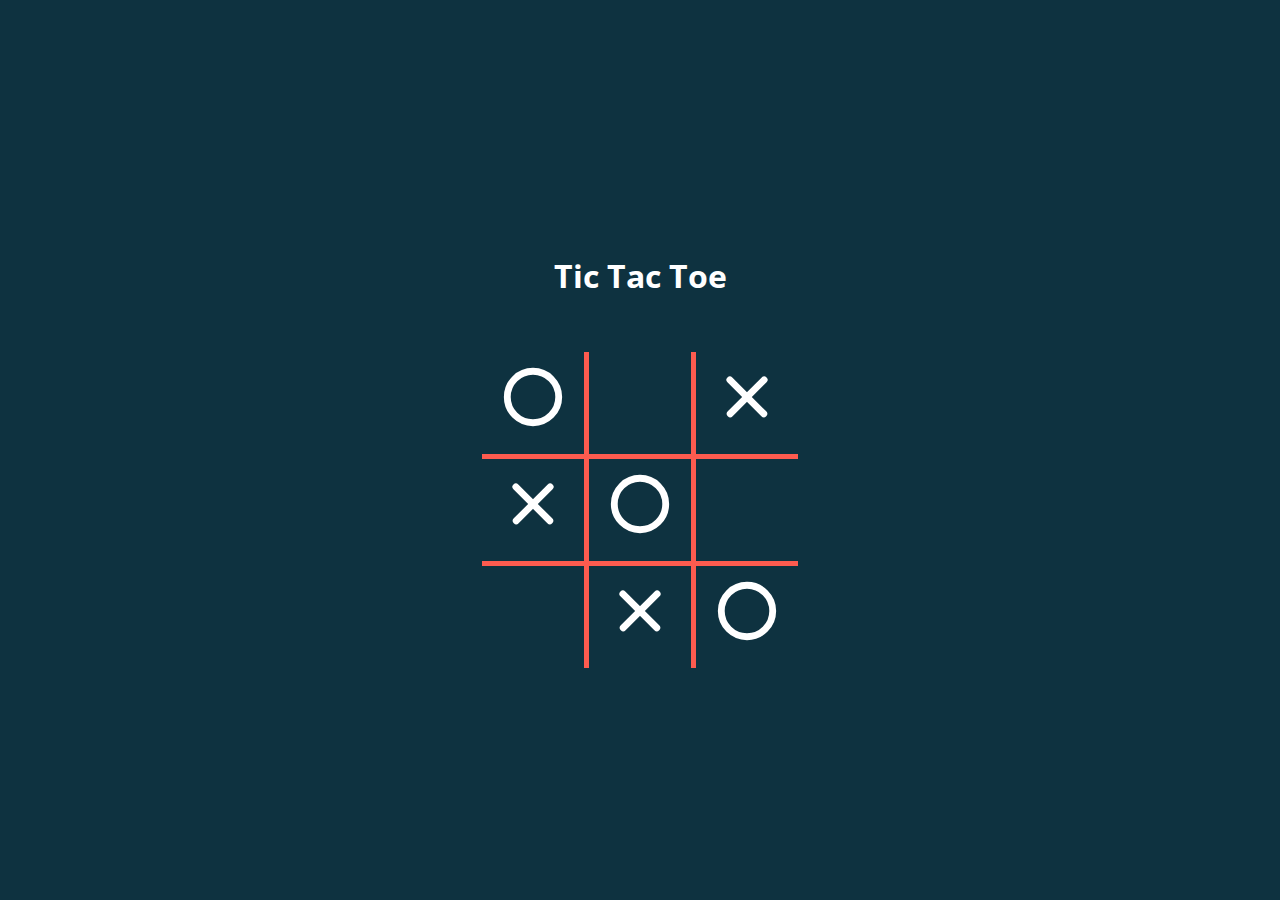
<file: index.html>
<!DOCTYPE html>
<html lang="de">
<head>
    <meta charset="UTF-8">
    <meta name="viewport" content="width=device-width, initial-scale=1.0">
    <title>Tic tac toe</title>
    <link rel="stylesheet" href="style.css">
    <link href="https://fonts.googleapis.com/css2?family=Open+Sans:wght@400;700&display=swap" rel="stylesheet">

</head>
<body onload="init()">
    <h1>Tic Tac Toe</h1>
    <div id="content"></div>
<script src="script.js"></script>
</body>
</html>
</file>
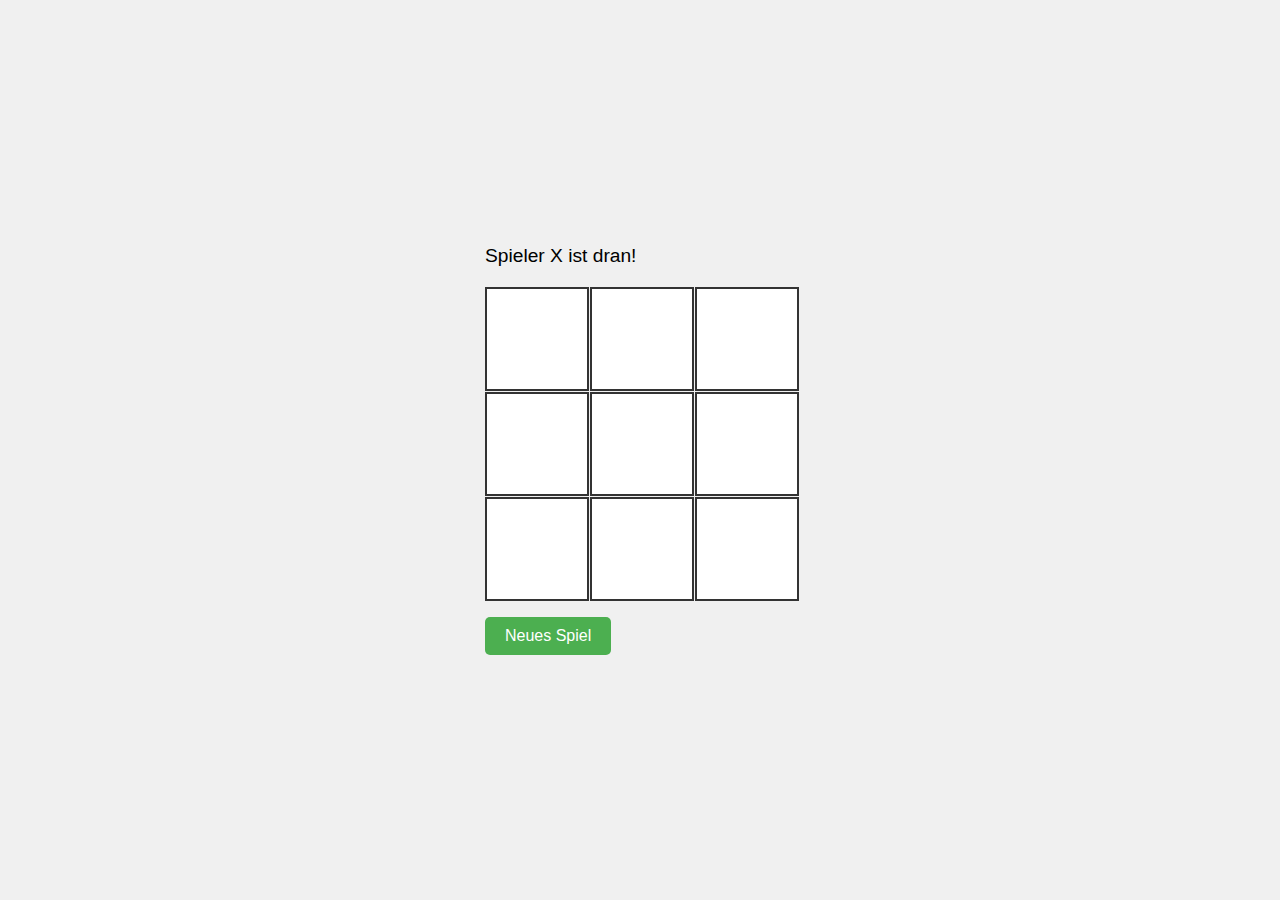
<file: chatGPT.html>
<!DOCTYPE html>
<html lang="de">
<head>
    <meta charset="UTF-8">
    <meta name="viewport" content="width=device-width, initial-scale=1.0">
    <title>Tic Tac Toe</title>
    <style>
        body {
            font-family: Arial, sans-serif;
            display: flex;
            justify-content: center;
            align-items: center;
            height: 100vh;
            margin: 0;
            background-color: #f0f0f0;
        }

        #game-board {
            display: grid;
            grid-template-columns: repeat(3, 100px);
            grid-template-rows: repeat(3, 100px);
            gap: 5px;
        }

        .cell {
            width: 100px;
            height: 100px;
            display: flex;
            align-items: center;
            justify-content: center;
            font-size: 2rem;
            background-color: white;
            border: 2px solid #333;
            cursor: pointer;
            text-align: center;
        }

        .cell:hover {
            background-color: #e0e0e0;
        }

        .status {
            margin-bottom: 20px;
            font-size: 1.2rem;
        }

        .reset-btn {
            padding: 10px 20px;
            font-size: 1rem;
            cursor: pointer;
            background-color: #4CAF50;
            color: white;
            border: none;
            border-radius: 5px;
            margin-top: 20px;
        }

        .reset-btn:hover {
            background-color: #45a049;
        }
    </style>
</head>
<body>

    <div>
        <div class="status" id="status">Spieler X ist dran!</div>
        <div id="game-board">
            <!-- Tic Tac Toe Zellen -->
            <div class="cell" data-index="0"></div>
            <div class="cell" data-index="1"></div>
            <div class="cell" data-index="2"></div>
            <div class="cell" data-index="3"></div>
            <div class="cell" data-index="4"></div>
            <div class="cell" data-index="5"></div>
            <div class="cell" data-index="6"></div>
            <div class="cell" data-index="7"></div>
            <div class="cell" data-index="8"></div>
        </div>
        <button class="reset-btn" onclick="resetGame()">Neues Spiel</button>
    </div>

    <script>
        const cells = document.querySelectorAll('.cell');
        const statusText = document.getElementById('status');
        let currentPlayer = 'X';
        let board = ['', '', '', '', '', '', '', '', ''];
        let gameOver = false;

        // Event Listener für Zellen
        cells.forEach(cell => {
            cell.addEventListener('click', (e) => {
                if (gameOver || e.target.textContent !== '') return;  // Keine Interaktion, wenn das Spiel vorbei ist oder Zelle bereits belegt
                makeMove(e.target);
            });
        });

        function makeMove(cell) {
            const index = cell.getAttribute('data-index');
            board[index] = currentPlayer;
            cell.textContent = currentPlayer;
            if (checkWin(currentPlayer)) {
                statusText.textContent = `Spieler ${currentPlayer} hat gewonnen!`;
                gameOver = true;
            } else if (board.every(cell => cell !== '')) {
                statusText.textContent = "Unentschieden!";
                gameOver = true;
            } else {
                currentPlayer = currentPlayer === 'X' ? 'O' : 'X';
                statusText.textContent = `Spieler ${currentPlayer} ist dran!`;
            }
        }

        function checkWin(player) {
            const winPatterns = [
                [0, 1, 2],
                [3, 4, 5],
                [6, 7, 8],
                [0, 3, 6],
                [1, 4, 7],
                [2, 5, 8],
                [0, 4, 8],
                [2, 4, 6],
            ];

            return winPatterns.some(pattern => {
                return pattern.every(index => board[index] === player);
            });
        }

        function resetGame() {
            board = ['', '', '', '', '', '', '', '', ''];
            gameOver = false;
            currentPlayer = 'X';
            statusText.textContent = `Spieler ${currentPlayer} ist dran!`;
            cells.forEach(cell => {
                cell.textContent = '';
            });
        }
    </script>

</body>
</html>
</file>
<file: style.css>
body {
    background-color: rgb(14, 50, 64);
    font-family: 'Open Sans', sans-serif;
    color: white;
    margin: 0;
    padding: 0;
    display: flex;
    flex-direction: column;
    gap: 34px;
    justify-content: center;
    align-items: center;
    height: 100vh;
}

h1 {text-align: center;}

table {
    border-collapse: collapse;
}
td {
    width: 100px;
    height: 100px;
    text-align: center;
    vertical-align: middle;
    font-size: 36px;
    font-weight: bold;
    color: white; /* Farbe für Kreis und Kreuz */
}
table tr td {
    border: 5px solid rgb(253, 91, 79); /* Trennlinienfarbe */
}
table tr:first-child td {
    border-top: none; /* Oberste Zeile ohne Border */
}
table tr:last-child td {
    border-bottom: none; /* Unterste Zeile ohne Border */
}
table tr td:first-child {
    border-left: none; /* Erste Spalte ohne Border */
}
table tr td:last-child {
    border-right: none; /* Letzte Spalte ohne Border */
}
</file>
